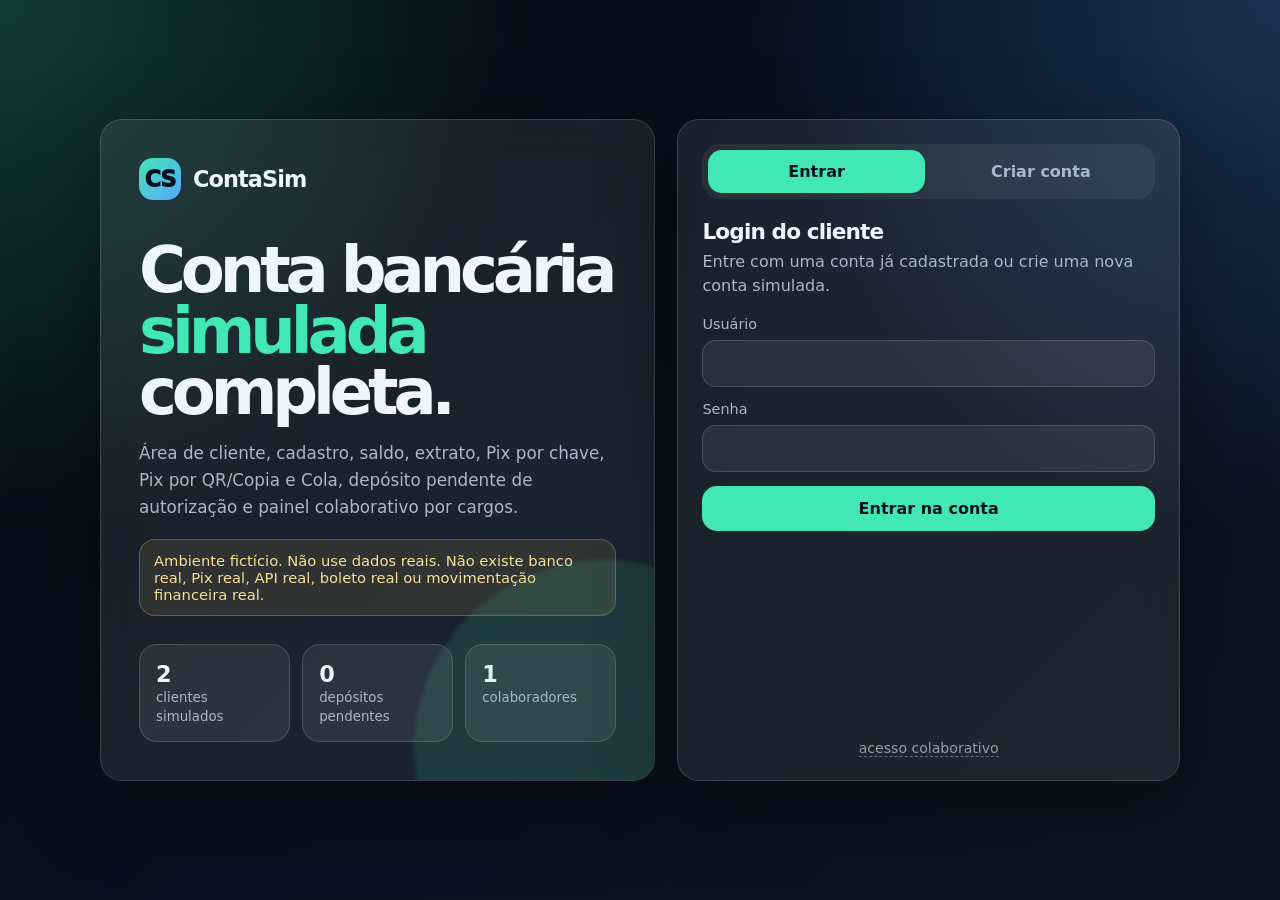
<file: banco-simulacao-completa(1)/banco-simulacao-completa/index.html>
<!DOCTYPE html>
<html lang="pt-BR">
<head>
  <meta charset="UTF-8" />
  <meta name="viewport" content="width=device-width, initial-scale=1.0" />
  <title>ContaSim — App Bancário Simulado</title>
  <link rel="stylesheet" href="styles.css" />
</head>
<body>
  <noscript>Ative o JavaScript para usar a simulação.</noscript>
  <div id="app"></div>
  <div id="toast" class="toast"></div>
  <script src="app.js"></script>
</body>
</html>
</file>
<file: banco-simulacao-completa(1)/banco-simulacao-completa/styles.css>
:root {
  --bg: #07111f;
  --bg-soft: #0b1a2e;
  --card: rgba(255, 255, 255, 0.08);
  --card-strong: rgba(255, 255, 255, 0.13);
  --line: rgba(255, 255, 255, 0.15);
  --text: #eef6ff;
  --muted: #a9b8ca;
  --accent: #42e8b4;
  --accent-2: #58a6ff;
  --danger: #ff5f6d;
  --warning: #ffcf5a;
  --ok: #4ced9a;
  --shadow: 0 24px 80px rgba(0, 0, 0, 0.35);
  --radius: 22px;
  font-family: Inter, ui-sans-serif, system-ui, -apple-system, BlinkMacSystemFont, "Segoe UI", sans-serif;
}

* { box-sizing: border-box; }
html { scroll-behavior: smooth; }
body {
  margin: 0;
  color: var(--text);
  background:
    radial-gradient(circle at top left, rgba(66, 232, 180, 0.22), transparent 34%),
    radial-gradient(circle at top right, rgba(88, 166, 255, 0.22), transparent 34%),
    linear-gradient(135deg, #050a12 0%, #07111f 48%, #0d1320 100%);
  min-height: 100vh;
}

button, input, select, textarea { font: inherit; }
button { border: 0; }
input, select, textarea {
  width: 100%;
  border: 1px solid var(--line);
  background: rgba(255, 255, 255, 0.07);
  color: var(--text);
  padding: 13px 14px;
  border-radius: 14px;
  outline: none;
  transition: border .2s, background .2s, transform .2s;
}
input:focus, select:focus, textarea:focus { border-color: rgba(66, 232, 180, .8); background: rgba(255,255,255,.11); }
input::placeholder, textarea::placeholder { color: rgba(238, 246, 255, .45); }
select option { color: #07111f; }
textarea { min-height: 92px; resize: vertical; }
label { color: var(--muted); font-size: .9rem; display: block; margin-bottom: 8px; }

.app-shell { min-height: 100vh; display: flex; flex-direction: column; }
.auth-page { min-height: 100vh; display: grid; place-items: center; padding: 28px 16px; }
.auth-grid { width: min(1080px, 100%); display: grid; grid-template-columns: 1.05fr .95fr; gap: 22px; align-items: stretch; }
.hero-card, .auth-card, .panel-card, .mini-card, .table-card {
  background: var(--card);
  border: 1px solid var(--line);
  border-radius: var(--radius);
  box-shadow: var(--shadow);
  backdrop-filter: blur(18px);
}
.hero-card { padding: 38px; overflow: hidden; position: relative; min-height: 580px; display: flex; flex-direction: column; justify-content: space-between; }
.hero-card::after {
  content: "";
  position: absolute;
  inset: auto -140px -160px auto;
  width: 380px;
  height: 380px;
  border-radius: 50%;
  background: rgba(66,232,180,.12);
  filter: blur(2px);
}
.brand { display: flex; align-items: center; gap: 12px; font-weight: 900; letter-spacing: -.04em; font-size: 1.4rem; }
.logo-mark { width: 42px; height: 42px; border-radius: 14px; display: grid; place-items: center; background: linear-gradient(135deg, var(--accent), var(--accent-2)); color: #04101d; font-weight: 1000; }
.hero-title { font-size: clamp(2.3rem, 5vw, 4.8rem); line-height: .95; letter-spacing: -.08em; margin: 40px 0 18px; }
.hero-title span { color: var(--accent); }
.hero-subtitle { color: var(--muted); max-width: 620px; font-size: 1.05rem; line-height: 1.6; }
.warning-line { margin-top: 18px; color: #f7df97; background: rgba(255, 207, 90, .1); border: 1px solid rgba(255,207,90,.28); padding: 12px 14px; border-radius: 16px; font-size: .92rem; }
.stat-row { display: grid; grid-template-columns: repeat(3, 1fr); gap: 12px; margin-top: 28px; }
.stat-pill { background: rgba(255,255,255,.08); border: 1px solid var(--line); border-radius: 18px; padding: 16px; }
.stat-pill strong { display: block; font-size: 1.4rem; }
.stat-pill small { color: var(--muted); }

.auth-card { padding: 24px; min-height: 580px; display: flex; flex-direction: column; }
.auth-tabs { display: grid; grid-template-columns: 1fr 1fr; gap: 8px; background: rgba(255,255,255,.06); border-radius: 18px; padding: 6px; margin-bottom: 20px; }
.tab-btn { color: var(--muted); background: transparent; border-radius: 14px; padding: 12px; cursor: pointer; font-weight: 700; }
.tab-btn.active { color: #06111f; background: var(--accent); }
.form-stack { display: grid; gap: 14px; }
.two { display: grid; grid-template-columns: 1fr 1fr; gap: 12px; }
.btn { cursor: pointer; border-radius: 15px; padding: 13px 16px; color: #06111f; background: var(--accent); font-weight: 900; transition: transform .16s ease, opacity .16s ease; text-align: center; display: inline-flex; justify-content: center; align-items: center; gap: 8px; }
.btn:hover { transform: translateY(-1px); }
.btn.secondary { background: rgba(255,255,255,.1); color: var(--text); border: 1px solid var(--line); }
.btn.danger { background: var(--danger); color: #fff; }
.btn.warning { background: var(--warning); color: #231d02; }
.btn.ok { background: var(--ok); color: #04110a; }
.btn.small { padding: 9px 11px; font-size: .86rem; border-radius: 12px; }
.btn:disabled { opacity: .45; cursor: not-allowed; transform: none; }
.staff-line { margin-top: auto; padding-top: 24px; text-align: center; color: rgba(238,246,255,.58); font-size: .88rem; }
.staff-line span { cursor: pointer; text-decoration: none; border-bottom: 1px dashed rgba(238,246,255,.35); }
.staff-line span:hover { color: var(--accent); border-color: var(--accent); }

.topbar { position: sticky; top: 0; z-index: 20; display: flex; align-items: center; justify-content: space-between; gap: 16px; padding: 16px clamp(14px, 4vw, 38px); background: rgba(7,17,31,.76); backdrop-filter: blur(18px); border-bottom: 1px solid var(--line); }
.topbar .right { display: flex; align-items: center; gap: 10px; flex-wrap: wrap; justify-content: flex-end; }
.badge { display: inline-flex; align-items: center; gap: 7px; border-radius: 999px; padding: 7px 10px; background: rgba(255,255,255,.08); border: 1px solid var(--line); color: var(--muted); font-size: .82rem; font-weight: 800; }
.badge.ok { color: #baffdc; border-color: rgba(76,237,154,.35); background: rgba(76,237,154,.1); }
.badge.danger { color: #ffd5d9; border-color: rgba(255,95,109,.35); background: rgba(255,95,109,.1); }
.badge.warning { color: #fff0ba; border-color: rgba(255,207,90,.35); background: rgba(255,207,90,.1); }
.badge.role { color: #d9eaff; border-color: rgba(88,166,255,.35); background: rgba(88,166,255,.1); }

.main { width: min(1240px, 100%); margin: 0 auto; padding: 24px clamp(14px, 4vw, 38px) 54px; }
.client-layout { display: grid; grid-template-columns: 260px 1fr; gap: 18px; align-items: start; }
.sidebar { position: sticky; top: 86px; background: var(--card); border: 1px solid var(--line); border-radius: 22px; padding: 12px; display: grid; gap: 8px; }
.nav-btn { width: 100%; background: transparent; color: var(--muted); border-radius: 14px; text-align: left; padding: 12px 13px; cursor: pointer; font-weight: 800; display: flex; align-items: center; gap: 10px; }
.nav-btn.active, .nav-btn:hover { background: rgba(66,232,180,.12); color: var(--text); }
.content { display: grid; gap: 16px; }
.panel-card { padding: 20px; }
.panel-title { margin: 0 0 6px; font-size: 1.35rem; letter-spacing: -.04em; }
.panel-subtitle { margin: 0 0 18px; color: var(--muted); line-height: 1.5; }
.grid-3 { display: grid; grid-template-columns: repeat(3, 1fr); gap: 14px; }
.grid-2 { display: grid; grid-template-columns: repeat(2, 1fr); gap: 14px; }
.mini-card { padding: 16px; box-shadow: none; }
.mini-card .label { color: var(--muted); font-size: .86rem; }
.mini-card .value { font-size: 1.55rem; font-weight: 1000; letter-spacing: -.05em; margin-top: 4px; word-break: break-word; }
.balance-card { background: linear-gradient(135deg, rgba(66,232,180,.22), rgba(88,166,255,.16)); border: 1px solid rgba(66,232,180,.32); }
.actions-row { display: flex; gap: 10px; flex-wrap: wrap; }
.hr { height: 1px; background: var(--line); margin: 16px 0; }
.small-muted { color: var(--muted); font-size: .88rem; line-height: 1.5; }
.code-box { padding: 13px; border-radius: 14px; background: rgba(0,0,0,.25); border: 1px dashed var(--line); color: #dce9f9; word-break: break-all; font-family: ui-monospace, SFMono-Regular, Menlo, Consolas, monospace; font-size: .88rem; }
.qr-wrap { display: flex; gap: 16px; align-items: center; flex-wrap: wrap; }
.qr-canvas { width: 176px; height: 176px; border-radius: 16px; background: #fff; padding: 8px; }

.table-wrap { overflow: auto; border-radius: 18px; border: 1px solid var(--line); }
table { width: 100%; border-collapse: collapse; min-width: 760px; background: rgba(255,255,255,.04); }
th, td { text-align: left; padding: 12px 14px; border-bottom: 1px solid rgba(255,255,255,.09); vertical-align: top; }
th { color: #c7d7e9; font-size: .82rem; text-transform: uppercase; letter-spacing: .04em; background: rgba(255,255,255,.06); }
td { color: #eef6ff; font-size: .92rem; }
tr:last-child td { border-bottom: 0; }
.row-actions { display: flex; gap: 7px; flex-wrap: wrap; }
.empty { text-align: center; padding: 28px; color: var(--muted); border: 1px dashed var(--line); border-radius: 18px; background: rgba(255,255,255,.04); }

.staff-layout { display: grid; grid-template-columns: 280px 1fr; gap: 18px; align-items: start; }
.staff-panel { min-height: 420px; }
.permission-grid { display: grid; grid-template-columns: repeat(2, minmax(0, 1fr)); gap: 10px; }
.permission-item { padding: 12px; border-radius: 14px; border: 1px solid var(--line); background: rgba(255,255,255,.05); color: var(--muted); }
.permission-item strong { color: var(--text); display: block; margin-bottom: 3px; }
.block-list { display: grid; gap: 10px; }
.block-item { padding: 12px; border-radius: 14px; background: rgba(255,95,109,.08); border: 1px solid rgba(255,95,109,.2); }

.toast { position: fixed; right: 18px; bottom: 18px; z-index: 99; max-width: min(420px, calc(100% - 36px)); padding: 14px 16px; border-radius: 16px; background: rgba(5,10,18,.94); border: 1px solid var(--line); box-shadow: var(--shadow); color: var(--text); transform: translateY(22px); opacity: 0; pointer-events: none; transition: .2s ease; }
.toast.show { transform: translateY(0); opacity: 1; }

.notice { border: 1px solid rgba(88,166,255,.26); background: rgba(88,166,255,.09); color: #dcecff; border-radius: 16px; padding: 12px 14px; line-height: 1.5; }
.notice.warning { border-color: rgba(255,207,90,.3); background: rgba(255,207,90,.1); color: #fff0bd; }
.notice.danger { border-color: rgba(255,95,109,.3); background: rgba(255,95,109,.1); color: #ffd8dc; }

.modal-backdrop { position: fixed; inset: 0; background: rgba(0,0,0,.58); z-index: 80; display: grid; place-items: center; padding: 16px; }
.modal { width: min(620px, 100%); max-height: min(760px, calc(100vh - 32px)); overflow: auto; background: #09182a; border: 1px solid var(--line); border-radius: 24px; box-shadow: var(--shadow); padding: 20px; }
.modal-head { display: flex; align-items: start; justify-content: space-between; gap: 12px; margin-bottom: 14px; }
.modal-head h3 { margin: 0; }

@media (max-width: 920px) {
  .auth-grid, .client-layout, .staff-layout, .grid-3, .grid-2 { grid-template-columns: 1fr; }
  .hero-card { min-height: auto; }
  .auth-card { min-height: auto; }
  .sidebar { position: static; display: flex; overflow-x: auto; }
  .nav-btn { min-width: max-content; }
  .two { grid-template-columns: 1fr; }
  .topbar { align-items: flex-start; flex-direction: column; }
  .topbar .right { justify-content: flex-start; }
}

@media (max-width: 560px) {
  .hero-card, .auth-card, .panel-card { padding: 18px; border-radius: 18px; }
  .stat-row, .permission-grid { grid-template-columns: 1fr; }
  .main { padding-left: 12px; padding-right: 12px; }
  .actions-row { flex-direction: column; }
  .btn { width: 100%; }
}
</file>
